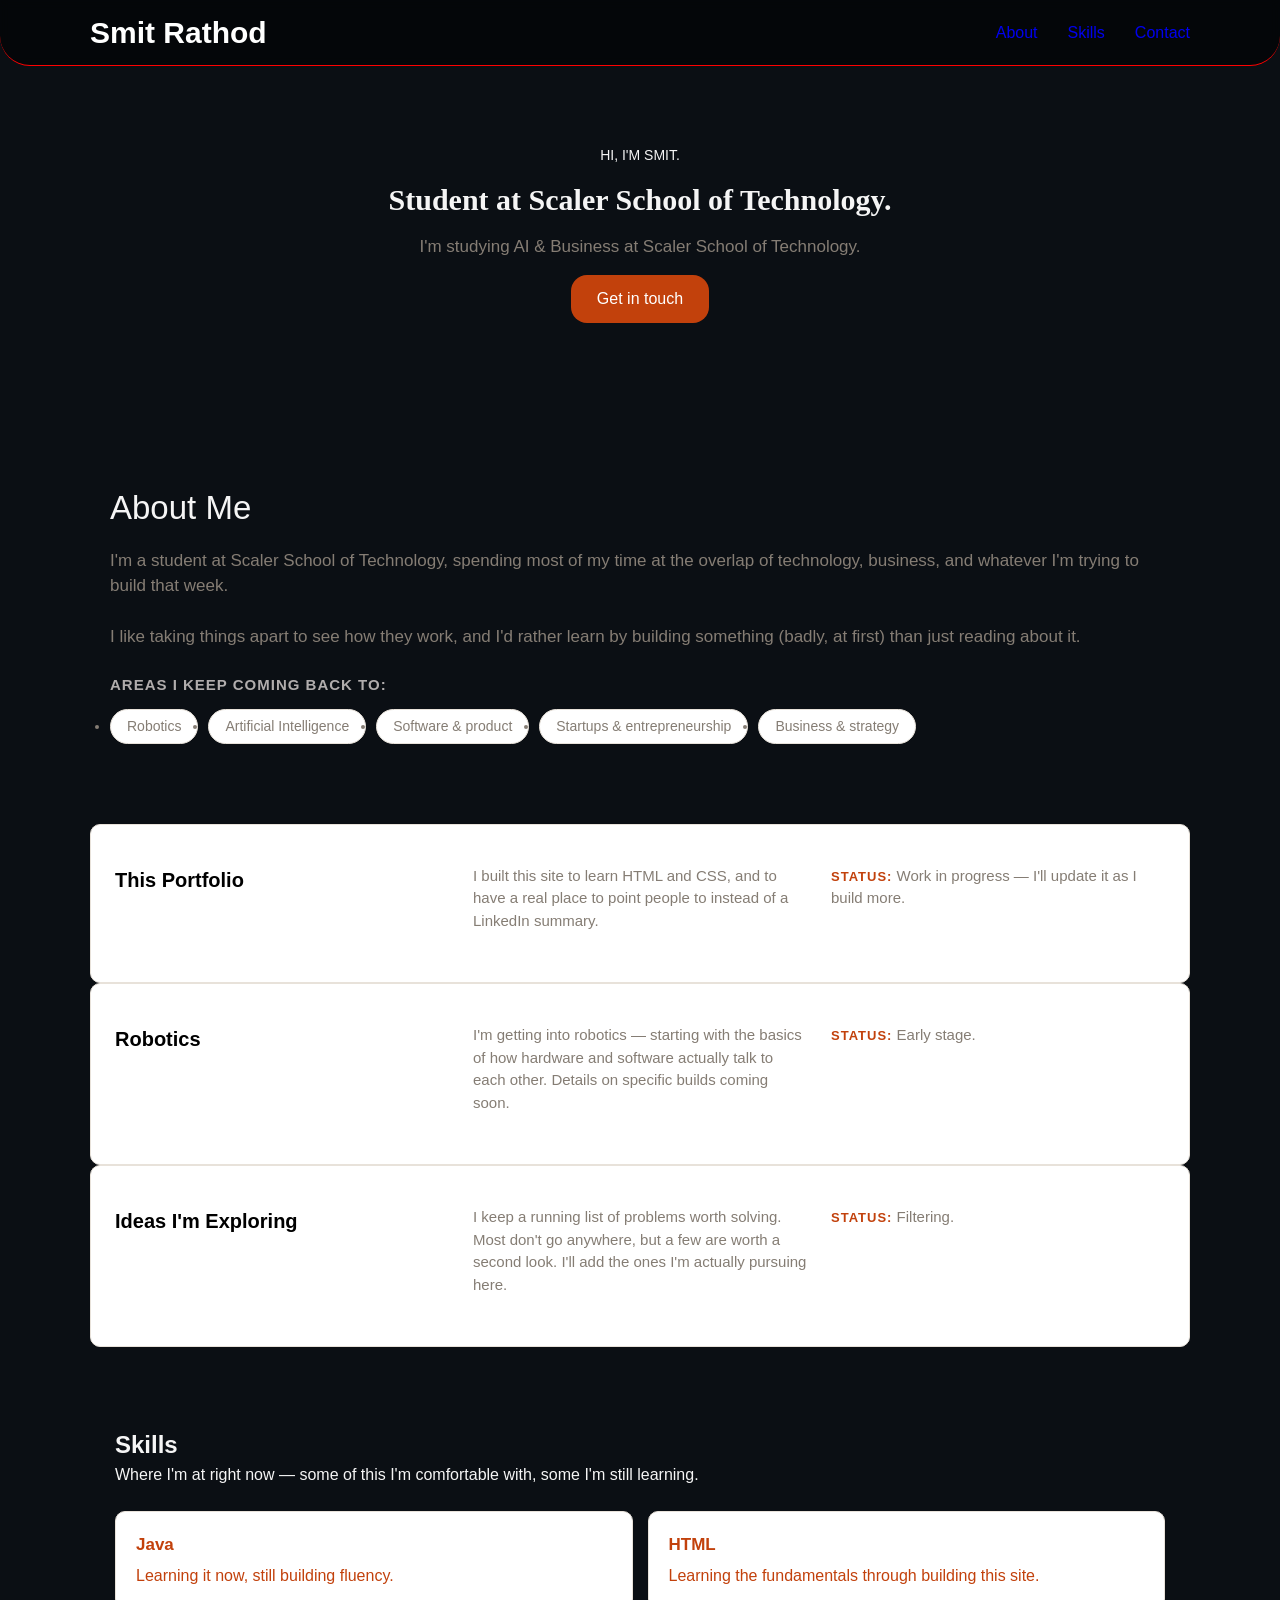
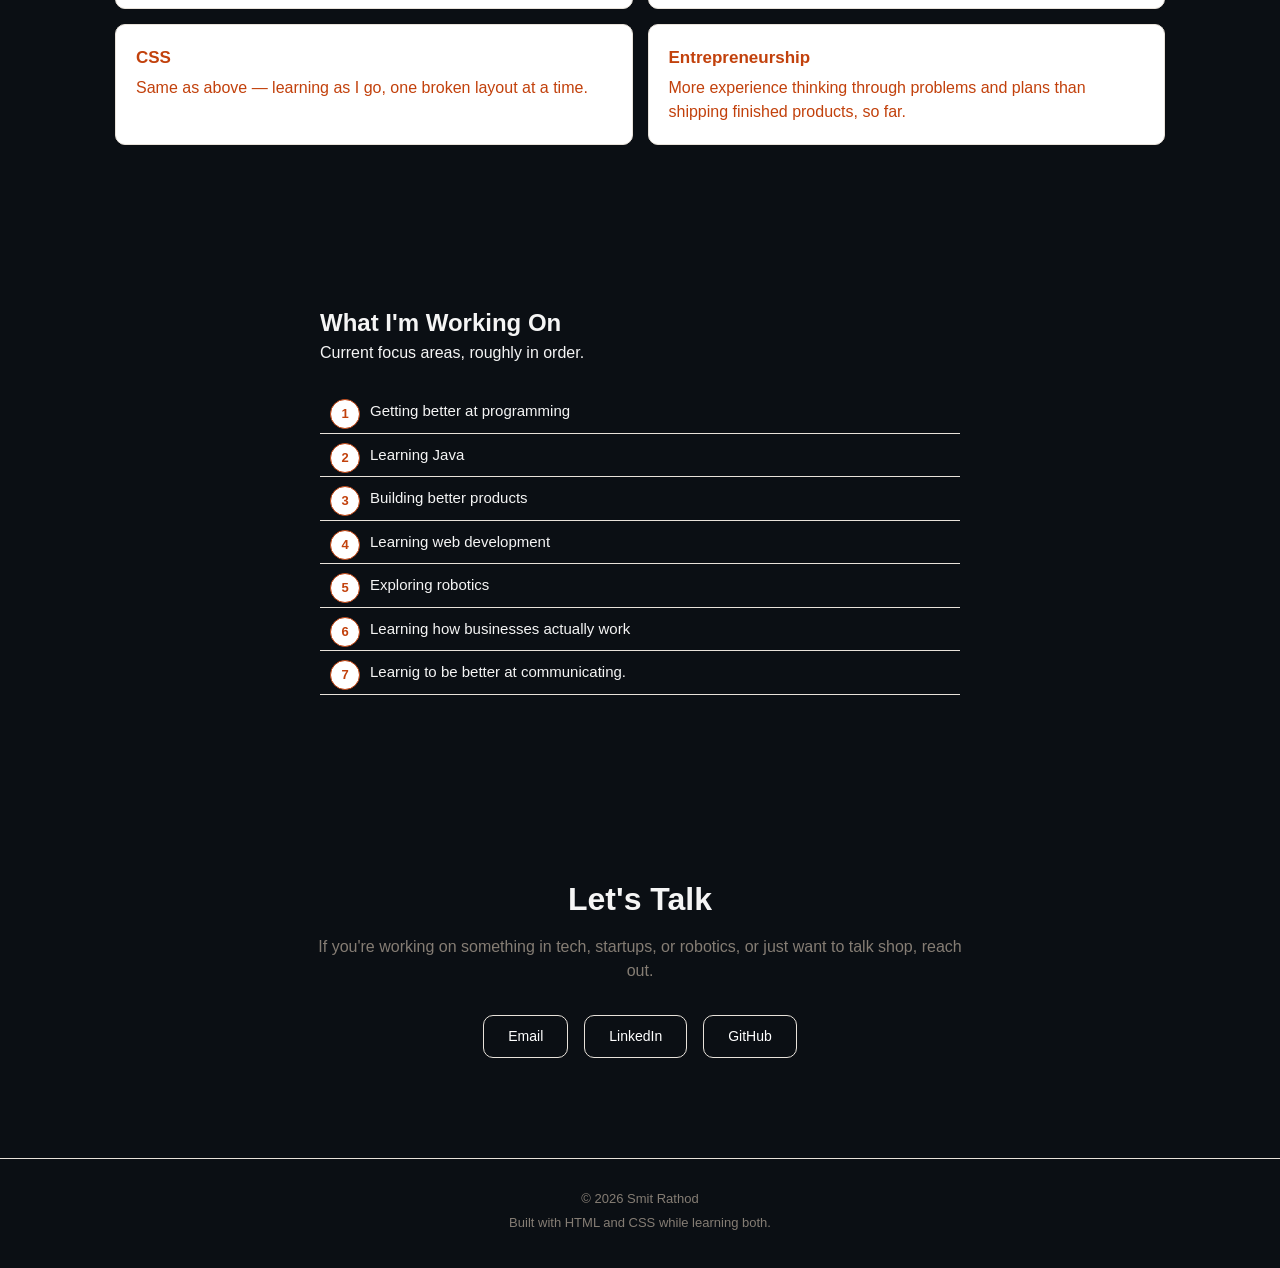
<file: index.html>
<!DOCTYPE html>
<html lang="en">
 
<head>
    <meta charset="UTF-8">
    <meta name="viewport" content="width=device-width, initial-scale=1.0">
    <title>Smit Rathod | Portfolio</title>
    <link rel="stylesheet" href="style1.css">

    
 
</head>
 
<body>
 
    
 
    <header>
        <nav>
            <div class="logo">
                <h2> Smit Rathod</h2>
            </div>
            <div class="navlinks">
                <a href="#about" >About</a>
                <a href="#skills" >Skills</a>
                <a href="#contact" >Contact</a>
            </div>
        </nav>
    </header>
  
    <main>
        <section id="main">
            <p>Hi, I'm Smit.</p>
            <h1 class="sst">
                Student at Scaler School of Technology.
            </h1>
            <p>
                I'm studying AI & Business at Scaler School of Technology.
            </p>
            <div class="mainbuttons">
                <a href="#contact">
                    Get in touch
                </a>
 
            </div>
        </section>
 
 
        
 
        <section id="about">
            <h2>About Me</h2>
            <p>
                I'm a student at Scaler School of Technology, spending most
                of my time at the overlap of technology, business, and
                whatever I'm trying to build that week.
            </p>
            <p>
                I like taking things apart to see how they work, and I'd
                rather learn by building something (badly, at first) than
                just reading about it.
            </p>
            <h4>
                Areas I keep coming back to:
            </h4>
            <ul>
                <li>Robotics</li>
                <li>Artificial Intelligence</li>
                <li>Software & product</li>
                <li>Startups & entrepreneurship</li>
                <li>Business & strategy</li>
            </ul>
        </section>
 
 
            <article class="project-card">
                <h3>This Portfolio</h3>
                <p>
                    I built this site to learn HTML and CSS, and to have
                    a real place to point people to instead of a LinkedIn
                    summary.
                </p>
                <p>
                    <strong>Status:</strong>
                    Work in progress — I'll update it as I build more.
                </p>
            </article>
            <article class="project-card">
                <h3>Robotics</h3>
                <p>
                    I'm getting into robotics — starting with the basics
                    of how hardware and software actually talk to each
                    other. Details on specific builds coming soon.
                </p>
                <p>
                    <strong>Status:</strong>
                    Early stage.
                </p>
            </article>

            <article class="project-card">
                <h3>Ideas I'm Exploring</h3> 
                <p>
                    I keep a running list of problems worth solving. Most
                    don't go anywhere, but a few are worth a second look.
                    I'll add the ones I'm actually pursuing here.
                </p>
                <p>
                    <strong>Status:</strong>
                    Filtering.
                </p>
            </article>
        </section>
 
        <section id="skills">
            <h2>Skills</h2>
            <p>
                Where I'm at right now — some of this I'm comfortable
                with, some I'm still learning.
            </p>
           
            <div class="skills-container">
                <div class="skill">
                    <h3>Java</h3>
                    <p>
                        Learning it now, still building fluency.
                    </p>
                </div>
 
                <div class="skill">
                    <h3>HTML</h3>
                    <p>
                        Learning the fundamentals through building this site.
                    </p>
                </div>
 
                <div class="skill">
                    <h3>CSS</h3>
                    <p>
                        Same as above — learning as I go, one broken
                        layout at a time.
                    </p>
                </div> 
                <div class="skill">
                    <h3>Entrepreneurship</h3>
                    <p>
                        More experience thinking through problems and
                        plans than shipping finished products, so far.
                    </p>
                </div>
            </div>
        </section>
 
 
        <section id="learning">
            <h2>What I'm Working On</h2>
            <p>
                Current focus areas, roughly in order.
            </p>
            <ol>
                <li>Getting better at programming</li>
                <li>Learning Java</li>
                <li>Building better products</li>
                <li>Learning web development</li>
                <li>Exploring robotics</li>
                <li>Learning how businesses actually work</li>
                <li>Learnig to be better at communicating.</li>
            </ol>
        </section>
 
        <section id="contact">
            <h2>Let's Talk</h2>
            <p>
                If you're working on something in tech, startups, or
                robotics, or just want to talk shop, reach out.
            </p>
 
            <div class="contact-links">
                <a href="mailto:your-email@example.com">
                    Email
                </a>
                <a href="https://www.linkedin.com/">
                    LinkedIn
                </a>
                <a href="https://github.com/">
                    GitHub
                </a>
            </div>
        </section>
    </main>
 

    <footer> 
        <p>
            © 2026 Smit Rathod
        </p>
        <p>
            Built with HTML and CSS while learning both.
        </p>
    </footer>
</body>
 
</html>
</file>
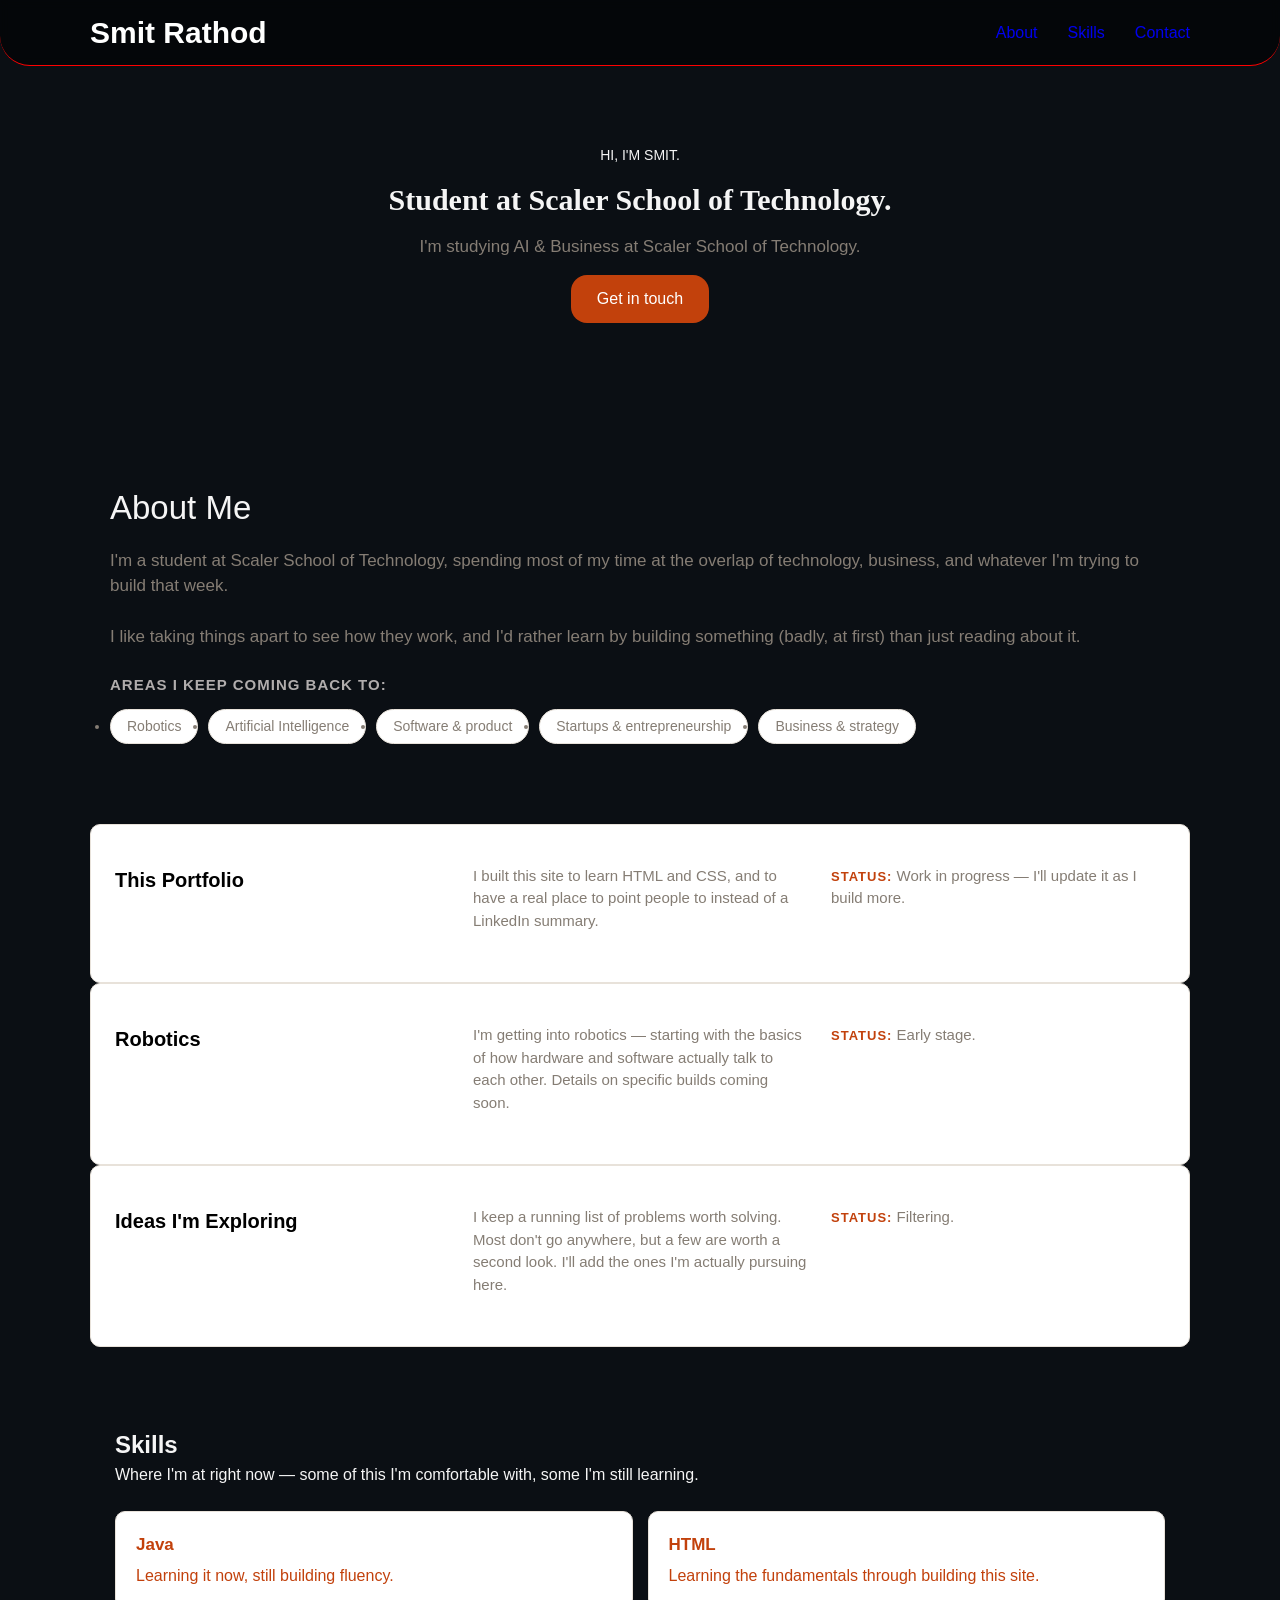
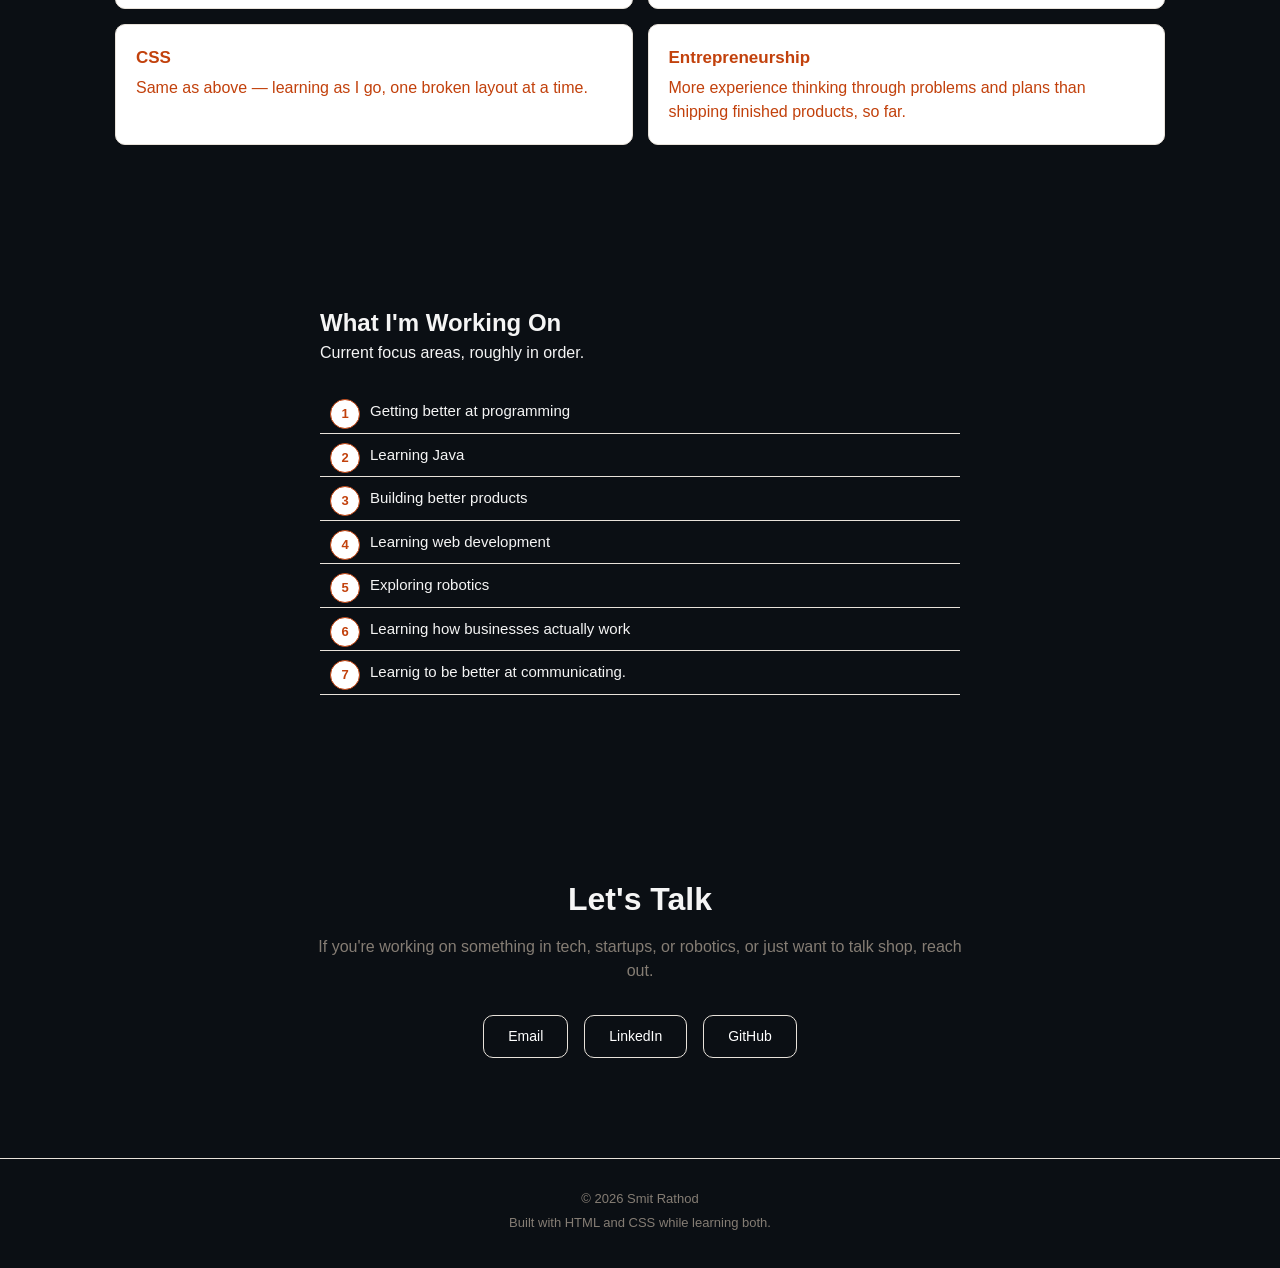
<file: 1.html>
<!DOCTYPE html>
<html lang="en">
 
<head>
    <meta charset="UTF-8">
    <meta name="viewport" content="width=device-width, initial-scale=1.0">
    <title>Smit Rathod | Portfolio</title>
    <link rel="stylesheet" href="style1.css">

    
 
</head>
 
<body>
 
    
 
    <header>
        <nav>
            <div class="logo">
                <h2> Smit Rathod</h2>
            </div>
            <div class="navlinks">
                <a href="#about" >About</a>
                <a href="#skills" >Skills</a>
                <a href="#contact" >Contact</a>
            </div>
        </nav>
    </header>
  
    <main>
        <section id="main">
            <p>Hi, I'm Smit.</p>
            <h1 class="sst">
                Student at Scaler School of Technology.
            </h1>
            <p>
                I'm studying AI & Business at Scaler School of Technology.
            </p>
            <div class="mainbuttons">
                <a href="#contact">
                    Get in touch
                </a>
 
            </div>
        </section>
 
 
        
 
        <section id="about">
            <h2>About Me</h2>
            <p>
                I'm a student at Scaler School of Technology, spending most
                of my time at the overlap of technology, business, and
                whatever I'm trying to build that week.
            </p>
            <p>
                I like taking things apart to see how they work, and I'd
                rather learn by building something (badly, at first) than
                just reading about it.
            </p>
            <h4>
                Areas I keep coming back to:
            </h4>
            <ul>
                <li>Robotics</li>
                <li>Artificial Intelligence</li>
                <li>Software & product</li>
                <li>Startups & entrepreneurship</li>
                <li>Business & strategy</li>
            </ul>
        </section>
 
 
            <article class="project-card">
                <h3>This Portfolio</h3>
                <p>
                    I built this site to learn HTML and CSS, and to have
                    a real place to point people to instead of a LinkedIn
                    summary.
                </p>
                <p>
                    <strong>Status:</strong>
                    Work in progress — I'll update it as I build more.
                </p>
            </article>
            <article class="project-card">
                <h3>Robotics</h3>
                <p>
                    I'm getting into robotics — starting with the basics
                    of how hardware and software actually talk to each
                    other. Details on specific builds coming soon.
                </p>
                <p>
                    <strong>Status:</strong>
                    Early stage.
                </p>
            </article>

            <article class="project-card">
                <h3>Ideas I'm Exploring</h3> 
                <p>
                    I keep a running list of problems worth solving. Most
                    don't go anywhere, but a few are worth a second look.
                    I'll add the ones I'm actually pursuing here.
                </p>
                <p>
                    <strong>Status:</strong>
                    Filtering.
                </p>
            </article>
        </section>
 
        <section id="skills">
            <h2>Skills</h2>
            <p>
                Where I'm at right now — some of this I'm comfortable
                with, some I'm still learning.
            </p>
           
            <div class="skills-container">
                <div class="skill">
                    <h3>Java</h3>
                    <p>
                        Learning it now, still building fluency.
                    </p>
                </div>
 
                <div class="skill">
                    <h3>HTML</h3>
                    <p>
                        Learning the fundamentals through building this site.
                    </p>
                </div>
 
                <div class="skill">
                    <h3>CSS</h3>
                    <p>
                        Same as above — learning as I go, one broken
                        layout at a time.
                    </p>
                </div> 
                <div class="skill">
                    <h3>Entrepreneurship</h3>
                    <p>
                        More experience thinking through problems and
                        plans than shipping finished products, so far.
                    </p>
                </div>
            </div>
        </section>
 
 
        <section id="learning">
            <h2>What I'm Working On</h2>
            <p>
                Current focus areas, roughly in order.
            </p>
            <ol>
                <li>Getting better at programming</li>
                <li>Learning Java</li>
                <li>Building better products</li>
                <li>Learning web development</li>
                <li>Exploring robotics</li>
                <li>Learning how businesses actually work</li>
                <li>Learnig to be better at communicating.</li>
            </ol>
        </section>
 
        <section id="contact">
            <h2>Let's Talk</h2>
            <p>
                If you're working on something in tech, startups, or
                robotics, or just want to talk shop, reach out.
            </p>
 
            <div class="contact-links">
                <a href="mailto:your-email@example.com">
                    Email
                </a>
                <a href="https://www.linkedin.com/">
                    LinkedIn
                </a>
                <a href="https://github.com/">
                    GitHub
                </a>
            </div>
        </section>
    </main>
 

    <footer> 
        <p>
            © 2026 Smit Rathod
        </p>
        <p>
            Built with HTML and CSS while learning both.
        </p>
    </footer>
</body>
 
</html>
</file>
<file: style1.css>
*{
    margin: 0;  
    padding: 0;
    box-sizing: border-box;
    
}

:root {
  --background: #FBF9F6;
  --color-surface: #FFFFFF;
  --color-text: #241F1C;
  --color-text-muted: #857D74;
  --color-border: #E8E2DA;
  --color-accent: #C2410C;
  --color-accent-hover: #9A3412;

  --space-xs: 8px;
  --space-sm: 16px;
  --space-md: 24px;
  --space-1g: 48px;
  --space-x1: 80px;
  --radius: 10px;
  --shadow: 0 8px 24px rgba(0, 0, 0, 0.35);
}

@keyframes fadeInUp {
    from {
        opacity: 0;
        transform: translateY(-20px);
    }

    to {
        opacity: 1;
        transform: translateY(0px);
    }
}



body{
    font-family:'Trebuchet MS', 'Lucida Sans Unicode', 'Lucida Grande', 'Lucida Sans', Arial, sans-serif;
    background-color:#0B0F14;
    color:whitesmoke;
    line-height:1.5;
}

header{
    position:sticky;
    top:0px;
    z-index: 100;

    padding:10px 20px;
    border-bottom: 1px solid red;
    border-radius:0px 0px 30px 30px;
    width: 100%;
    background-color: rgba(0, 0, 0, 0.55);

    backdrop-filter: blur(4px);
    
    
    


}
header nav{
    display:flex;
    align-items:center;
    justify-content: space-between;
    max-width:1100px;
    width :100%;
    margin:0 auto;
    padding:0px;
}


.logo{
    color:white;
    display: flex;
    width:270px;
    font-size:20px;
    font-family:'Gill Sans', 'Gill Sans MT', Calibri, 'Trebuchet MS', sans-serif;
    gap: 24px;
}



.navlinks{
    display: flex;
    justify-content:end;
    text-align: right;
    width: 100%;
    padding:0px;
    gap:30px;

}



.navlinks a{
    gap:20px;
    text-decoration: none;
    font-size:16px;
    position:relative;
    transition: white 1s ease;
    justify-content: end;
    align-items: end;
}

.navlinks a:hover{
    color:red;
    border:1px solid red;

    border-top-left-radius: 25%;
    border-bottom-left-radius:25%;
    border-top-right-radius: 25%;
    border-bottom-right-radius: 25%;
    

    
}

#main {
  display: flex;
  flex-direction: column;
  align-items: center;
  text-align: center;
  gap: 16px;
  max-width: 700px;
  margin: 0 auto;
  padding: 80px 24px;
  min-height: 30vh;
  justify-content: center;
}

#main > p:first-of-type  {
    line-height: 1.4;
    font-weight: 500;
    color: var(--accent);
    font-size: 14px;
    animation: fadeInUp 0.6s ease-out 0.2s both;
    text-transform: uppercase;
}

.sst{
    font-size: 30px;
    font-family: Georgia, 'Times New Roman', Times, serif;
    line-height:1.2;
    font-weight:700;
    animation:fadeInUp 0.6s ease-out 0.2s both;

}

#main > p:nth-of-type(2){
    color:var(--color-text-muted);
    font-size:17px;

    max-width:900px;
    animation:fadeInUp 0.6s ease-out 0.15s both;

}


.mainbuttons{
    animation: fadeInUp 0.6s ease-out 0.45s both;

}


.mainbuttons a{
    display:inline-block;
    background-color:var(--color-accent);
    color:#ffffff;

    padding:12px 26px;
    border-radius: 16px;
    corner-shape: squircle;
    text-decoration: none;
    font-weight: 500;
    transition: transform 0.2s ease, box-shadow 0.2s ease, background-color 0.2s ease;
}

.mainbuttons a:hover {
    background-color: var(--color-accent-hover);
    transform: translateY(-2px);
    box-shadow: var(--shadow);
}



@keyframes fadeInUp {
    from {
        opacity: 0;
        transform: translateY(20px);
    }

    to {
        opacity: 1;
        transform: translateY(0);
    }
}


#about{
    
    max-width: 1100px;
    margin:0 auto;
    padding: 80px 20px;

}

#about h2{
    font-size: 33px;
    margin-bottom: 15px;
    font-weight:500;

}

#about p{
    font-size:17px;
    color:var(--color-text-muted);
    max-width:1100px;
    margin-bottom:25px;

}


#about h4{
    font-size:15px;
    color:rgb(177, 173, 173);
    text-transform: uppercase;

    letter-spacing:1px;
    margin-bottom:12px;
    font-weight:600px;

}

#about ul {
  
  display: flex;
  flex-wrap: wrap;
    
  gap: 10px;
}


#about ul li{
    background-color: var(--color-surface);
    border:1px solid var(--color-border);
    border-radius:20px;
    padding:6px 16px;
    font-size:14px;
    color:var(--color-text-muted);
    transition:border-color 0.2s ease, color 0.2s ease;
}



#about ul li:hover{
    border-color:var(--color-accent);
    color:var(--color-text);

}



.project-card{
    display:grid;
    

    grid-template-columns:repeat(auto-fit,minmax(260px,1fr));
    background-color:var(--color-surface);
    border:1px solid var(--color-border);
    padding:30px;
    color:black;
    border-radius:var(--radius);
    z-index:-1234;
    gap: 24px;
    padding: 40px 24px;
    max-width: 1100px;
    margin: 0 auto;
    transition: transform 0.25s ease, box-shadow 0.25s ease, border-color 0.25s ease;


}


.project-card:hover {
  transform: translateY(-6px);
  box-shadow: var(--shadow);
  border-color: var(--color-accent);
}

.project-card h3{
    font-size:20px;
    margin-bottom:10px;
    font-weight:600;
}

.project-card p{
    font-size:15px;
    color:var(--color-text-muted);
    margin-bottom: 10px;
}

.project-card strong{
    color:var(--color-accent);
    font-size:13px;
    text-transform:uppercase;
    letter-spacing: 1px;
}

#skills{
    max-width:1100px;
    margin: 0 auto;
    padding: 80px 25px;


}

.skills-container{
    display:grid;
    grid-template-columns:1fr 1fr ;
    gap:15px;
    margin-top:24px;
}

.skill{
    background-color: var(--color-surface);
    
    border-radius: var(--radius);
    padding:20px;
    color:#C2410C;
    border:1px solid var(--color-border);
    transition: border-color 0.2s ease, transform 0.2s ease;

}

.skill:hover{
    border-color:var(--color-accent);
    transform:translateY(-4px);
}
.skill h3 {
  font-size: 17px;
  margin-bottom: 6px;
  font-weight: 600;
}


#learning{
    max-width:800px;
    margin:0px auto;
    padding:80px ;
}


#learning ol{
    
    counter-reset: step;
    list-style: none;
    margin-top: 25px;
}

#learning ol li{
    counter-increment: step;
    position:relative;
    padding:10px 0px 10px 50px;
    border-bottom:1px solid var(--color-border);
    font-size:15px;
}
#learning ol li::before {
  content: counter(step);


  position: absolute;
  left: 10px;
  
  top: 9px;
  width: 28px;
  height: 28px;
  border-radius: 50%;
  
  background-color: var(--color-surface);
  border: 1px solid var(--color-accent);
  color: var(--color-accent);
  font-size: 13px;
  font-weight: 600;
  display: flex;
  align-items: center;
  justify-content: center;}

  #contact {
  text-align: center;
  padding: 100px 24px;
  max-width: 700px;
  margin: 0 auto;}

#contact h2 {
  font-size: 32px;margin-bottom: 12px;}

#contact p {
  color: var(--color-text-muted);
  font-size: 16px;
  margin-bottom: 32px;}
.contact-links {
  display: flex;
  justify-content: center;
  gap: 16px;
  flex-wrap: wrap;
  color:#E8E2DA;
}.contact-links a {
  color: white;
  text-decoration: none;
  border: 1px solid var(--color-border);
  padding: 10px 24px;
  border-radius: var(--radius);
  font-size: 14px;
  transition: border-color 0.2s ease, transform 0.2s ease, color 0.2s ease;
}.contact-links a:hover {
  border-color: var(--color-accent);
  color: var(--color-accent);
  transform: translateY(-3px);
}

footer{
    text-align:center;
    padding:30px 25px;
    color: var(--color-text-muted);
    font-size: 13px;
    border-top: 1px solid var(--color-border);

}

footer p {
    margin-bottom:5px;
}
</file>
